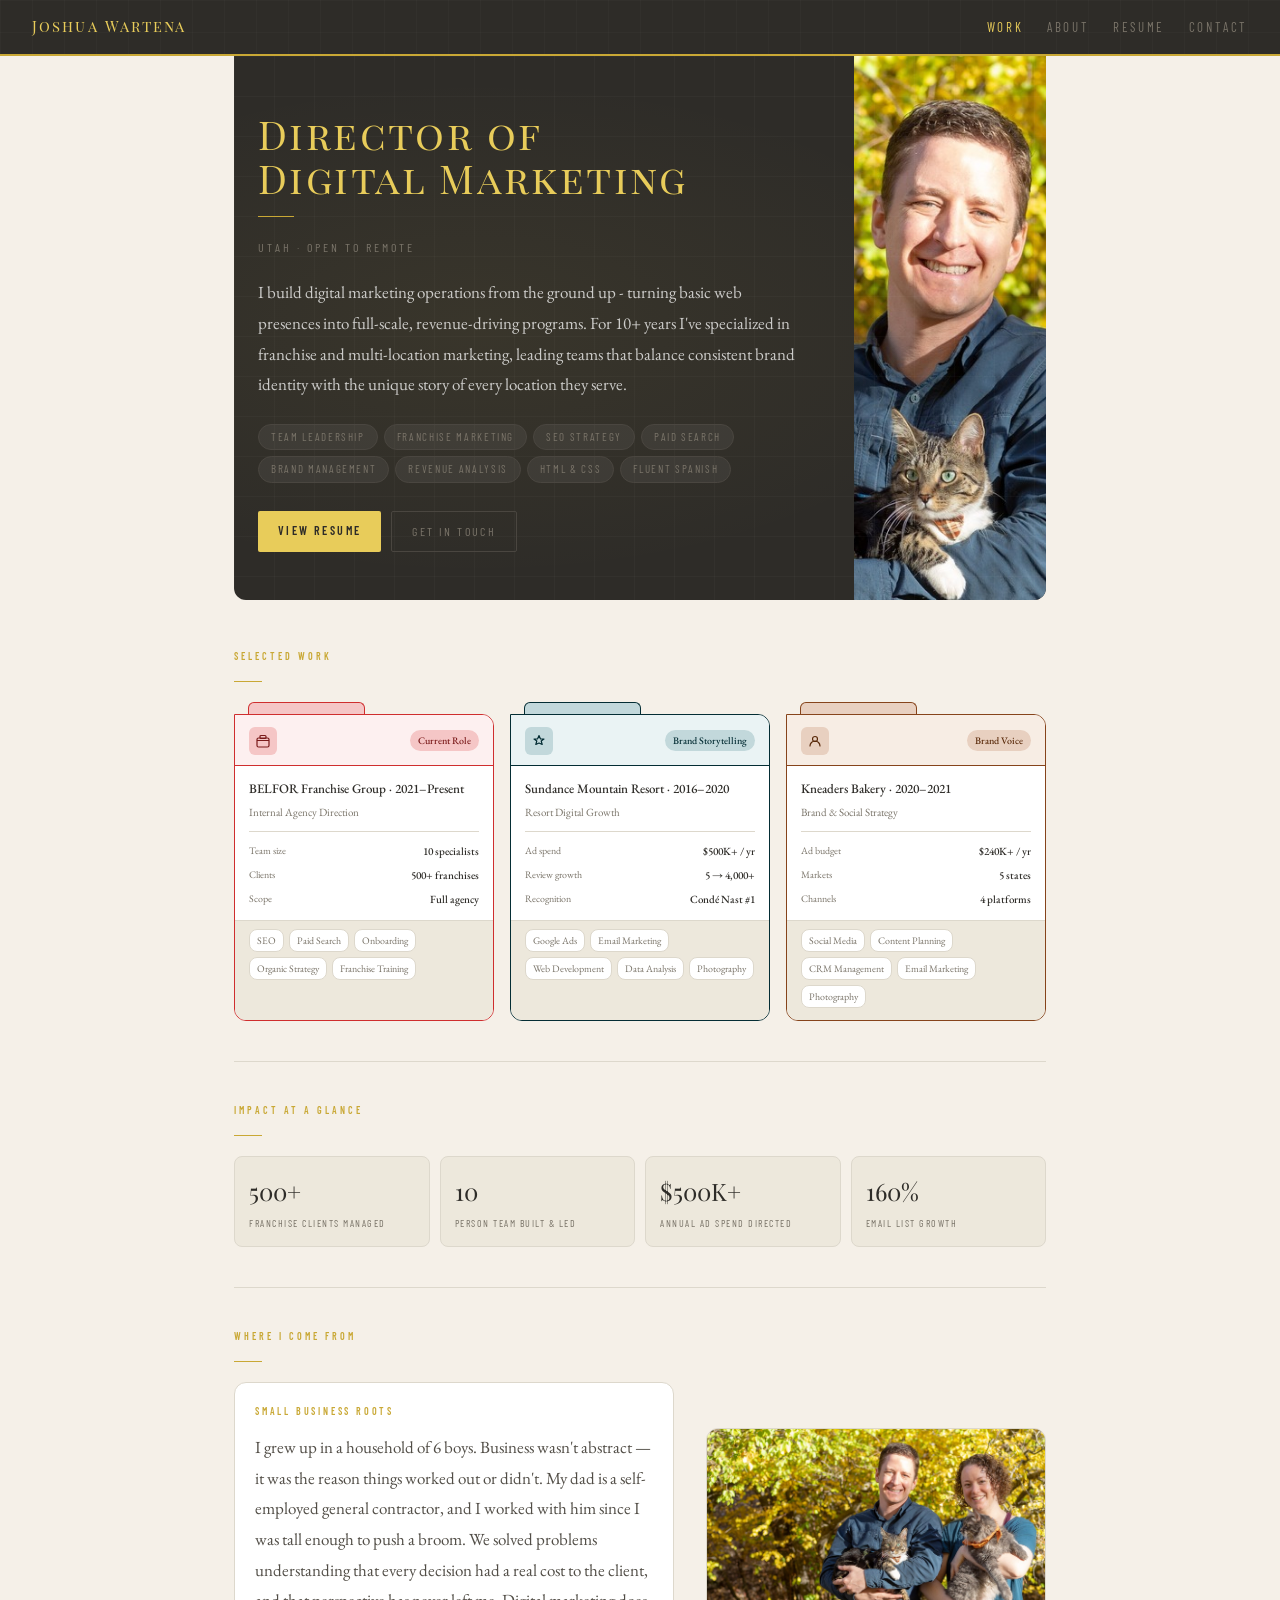
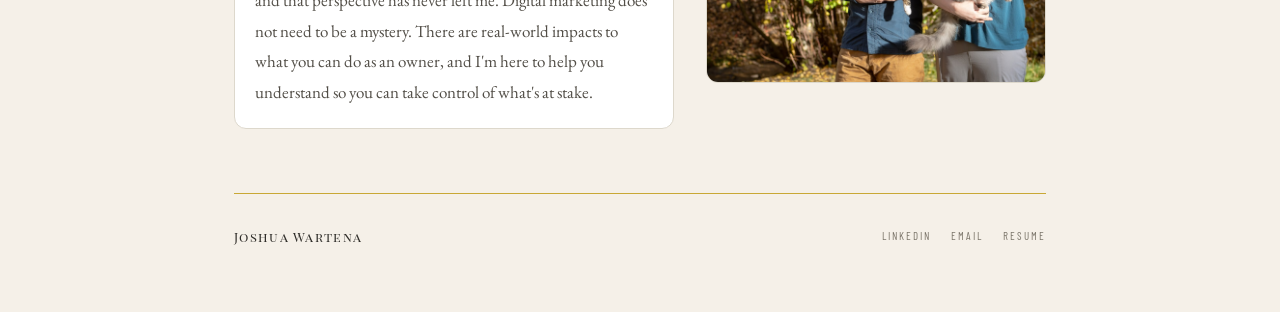
<file: index.html>
<!DOCTYPE html>
<html lang="en">
<head>
  <meta charset="UTF-8">
  <meta name="viewport" content="width=device-width, initial-scale=1.0">
  <meta name="description" content="Joshua Wartena — Director of Digital Marketing. Building digital marketing operations from the ground up.">
  <title>Joshua Wartena — Digital Marketing</title>
  <link rel="stylesheet" href="css/style.css">
  <style>
    /* Brand-colored folder overrides */
    .folder-tab.belfor   { background: #f5c6c6; border-color: #cf2e2e; }
    .folder-tab.sundance { background: #c2d8db; border-color: #042d34; }
    .folder-tab.kneaders { background: #e8d0c0; border-color: #86441b; }

    .folder-body.belfor   { border-color: #cf2e2e; }
    .folder-body.sundance { border-color: #042d34; }
    .folder-body.kneaders { border-color: #86441b; }

    .folder-header.belfor   { background: #fdf0f0; border-bottom-color: #cf2e2e; }
    .folder-header.sundance { background: #eaf3f4; border-bottom-color: #042d34; }
    .folder-header.kneaders { background: #f7ede4; border-bottom-color: #86441b; }

    .folder-icon.belfor   { background: #f5c6c6; }
    .folder-icon.sundance { background: #c2d8db; }
    .folder-icon.kneaders { background: #e8d0c0; }

    .folder-badge.belfor   { background: #f5c6c6; color: #7a1a1a; }
    .folder-badge.sundance { background: #c2d8db; color: #042d34; }
    .folder-badge.kneaders { background: #e8d0c0; color: #5a2a0a; }

    /* Fixed height so all three cards match the tallest */
    .folder-body { min-height: 300px; display: flex; flex-direction: column; }
    .folder-meta { flex: 1; }
    .folder-footer { min-height: 100px; height: 100px; align-items: flex-start; align-content: flex-start; overflow: hidden; }

    /* Hero with headshot */
    .hero-layout { display: flex; align-items: stretch; gap: 2rem; }
    .hero-content { flex: 1; min-width: 0; }
    .hero-headshot { width: 200px; flex-shrink: 0; border-radius: 0 0 var(--radius-lg) 0; overflow: hidden; margin: -3.5rem -2rem -3rem 0; }
    .hero-headshot img { width: 100%; height: 100%; object-fit: cover; object-position: 65% top; display: block; }
    @media (max-width: 640px) {
      .hero-layout { flex-direction: column; }
      .hero-headshot { width: calc(100% + 3rem); height: 240px; border-radius: 0 0 var(--radius-lg) var(--radius-lg); margin: 1.5rem -1.5rem -3rem; }
    }

    /* Roots section */
    .roots-grid { display: grid; grid-template-columns: minmax(0,1fr) 340px; gap: 2rem; align-items: center; }
    @media (max-width: 640px) { .roots-grid { grid-template-columns: 1fr; } }
    .roots-photo { width: 100%; aspect-ratio: 4/3; object-fit: cover; border-radius: var(--radius-lg); border: 1px solid var(--border); display: block; }
  </style>
</head>
<body>

  <nav>
    <a href="index.html" class="nav-name">Joshua Wartena</a>
    <div class="nav-links">
      <a href="index.html" class="active">Work</a>
      <a href="about.html">About</a>
      <a href="resume.html">Resume</a>
      <a href="contact.html">Contact</a>
    </div>
  </nav>

  <div class="page">

    <div class="hero">
      <div class="hero-layout">
        <div class="hero-content">
          <div class="hero-name">Director of<br>Digital Marketing</div>
          <div class="hero-name-rule"></div>
          <div class="hero-sub">Utah · Open to remote</div>
          <div class="hero-bio">I build digital marketing operations from the ground up - turning basic web presences into full-scale, revenue-driving programs. For 10+ years I've specialized in franchise and multi-location marketing, leading teams that balance consistent brand identity with the unique story of every location they serve.</div>
          <div class="hero-pills">
            <span class="hero-pill">Team leadership</span>
            <span class="hero-pill">Franchise marketing</span>
            <span class="hero-pill">SEO strategy</span>
            <span class="hero-pill">Paid search</span>
            <span class="hero-pill">Brand management</span>
            <span class="hero-pill">Revenue analysis</span>
            <span class="hero-pill">HTML &amp; CSS</span>
            <span class="hero-pill">Fluent Spanish</span>
          </div>
          <div class="hero-cta">
            <a href="resume.html" class="btn-primary">View resume</a>
            <a href="contact.html" class="btn-ghost">Get in touch</a>
          </div>
        </div>
        <div class="hero-headshot">
          <img src="img/headshot.jpg" alt="Joshua Wartena">
        </div>
      </div>
    </div>

    <div class="section">
      <div class="section-label">Selected work</div>
      <div class="accent-bar"></div>

      <div class="folder-grid">

        <a href="work/belfor.html" class="folder-card">
          <div class="folder-tab belfor"></div>
          <div class="folder-body belfor">
            <div class="folder-header belfor">
              <div class="folder-icon belfor">
                <svg viewBox="0 0 14 14" fill="none" xmlns="http://www.w3.org/2000/svg">
                  <rect x="1" y="4" width="12" height="9" rx="1.5" stroke="#7a1a1a" stroke-width="1.2"/>
                  <path d="M1 6.5h12" stroke="#7a1a1a" stroke-width="1.2"/>
                  <rect x="4" y="1.5" width="6" height="3" rx="1" stroke="#7a1a1a" stroke-width="1.2"/>
                </svg>
              </div>
              <span class="folder-badge belfor">Current Role</span>
            </div>
            <div class="folder-meta">
              <div class="folder-title">BELFOR Franchise Group · 2021–Present</div>
              <div class="folder-company">Internal Agency Direction</div>
              <div class="folder-rows">
                <div class="folder-row"><span class="folder-row-label">Team size</span><span class="folder-row-val">10 specialists</span></div>
                <div class="folder-row"><span class="folder-row-label">Clients</span><span class="folder-row-val">500+ franchises</span></div>
                <div class="folder-row"><span class="folder-row-label">Scope</span><span class="folder-row-val">Full agency</span></div>
              </div>
            </div>
            <div class="folder-footer">
              <span class="ftag">SEO</span>
              <span class="ftag">Paid Search</span>
              <span class="ftag">Onboarding</span>
              <span class="ftag">Organic Strategy</span>
              <span class="ftag">Franchise Training</span>
            </div>
          </div>
        </a>

        <a href="work/sundance.html" class="folder-card">
          <div class="folder-tab sundance"></div>
          <div class="folder-body sundance">
            <div class="folder-header sundance">
              <div class="folder-icon sundance">
                <svg viewBox="0 0 14 14" fill="none" xmlns="http://www.w3.org/2000/svg">
                  <path d="M7 1.5L8.5 5h3.5l-2.8 2 1 3.5L7 9l-3.2 1.5 1-3.5L2 5h3.5L7 1.5z" stroke="#042d34" stroke-width="1.2" stroke-linejoin="round"/>
                </svg>
              </div>
              <span class="folder-badge sundance">Brand Storytelling</span>
            </div>
            <div class="folder-meta">
              <div class="folder-title">Sundance Mountain Resort · 2016–2020</div>
              <div class="folder-company">Resort Digital Growth</div>
              <div class="folder-rows">
                <div class="folder-row"><span class="folder-row-label">Ad spend</span><span class="folder-row-val">$500K+ / yr</span></div>
                <div class="folder-row"><span class="folder-row-label">Review growth</span><span class="folder-row-val">5 → 4,000+</span></div>
                <div class="folder-row"><span class="folder-row-label">Recognition</span><span class="folder-row-val">Condé Nast #1</span></div>
              </div>
            </div>
            <div class="folder-footer">
              <span class="ftag">Google Ads</span>
              <span class="ftag">Email Marketing</span>
              <span class="ftag">Web Development</span>
              <span class="ftag">Data Analysis</span>
              <span class="ftag">Photography</span>
            </div>
          </div>
        </a>

        <a href="work/kneaders.html" class="folder-card">
          <div class="folder-tab kneaders"></div>
          <div class="folder-body kneaders">
            <div class="folder-header kneaders">
              <div class="folder-icon kneaders">
                <svg viewBox="0 0 14 14" fill="none" xmlns="http://www.w3.org/2000/svg">
                  <circle cx="7" cy="5" r="2.5" stroke="#5a2a0a" stroke-width="1.2"/>
                  <path d="M2 12c0-2.76 2.24-5 5-5s5 2.24 5 5" stroke="#5a2a0a" stroke-width="1.2" stroke-linecap="round"/>
                </svg>
              </div>
              <span class="folder-badge kneaders">Brand Voice</span>
            </div>
            <div class="folder-meta">
              <div class="folder-title">Kneaders Bakery · 2020–2021</div>
              <div class="folder-company">Brand &amp; Social Strategy</div>
              <div class="folder-rows">
                <div class="folder-row"><span class="folder-row-label">Ad budget</span><span class="folder-row-val">$240K+ / yr</span></div>
                <div class="folder-row"><span class="folder-row-label">Markets</span><span class="folder-row-val">5 states</span></div>
                <div class="folder-row"><span class="folder-row-label">Channels</span><span class="folder-row-val">4 platforms</span></div>
              </div>
            </div>
            <div class="folder-footer">
              <span class="ftag">Social Media</span>
              <span class="ftag">Content Planning</span>
              <span class="ftag">CRM Management</span>
              <span class="ftag">Email Marketing</span>
              <span class="ftag">Photography</span>
            </div>
          </div>
        </a>

      </div>
    </div>

    <div class="divider"></div>

    <div class="section-label">Impact at a glance</div>
    <div class="accent-bar"></div>
    <div class="stats-row">
      <div class="stat"><div class="stat-num">500+</div><div class="stat-label">Franchise clients managed</div></div>
      <div class="stat"><div class="stat-num">10</div><div class="stat-label">Person team built &amp; led</div></div>
      <div class="stat"><div class="stat-num">$500K+</div><div class="stat-label">Annual ad spend directed</div></div>
      <div class="stat"><div class="stat-num">160%</div><div class="stat-label">Email list growth</div></div>
    </div>

    <div class="divider"></div>

    <div class="section-label">Where I come from</div>
    <div class="accent-bar"></div>
    <div class="roots-grid">
      <div class="about-card">
        <div class="about-card-label">Small business roots</div>
        <div class="about-card-text">
          I grew up in a household of 6 boys. Business wasn't abstract — it was the reason things worked out or didn't. My dad is a self-employed general contractor, and I worked with him since I was tall enough to push a broom. We solved problems understanding that every decision had a real cost to the client, and that perspective has never left me. Digital marketing does not need to be a mystery. There are real-world impacts to what you can do as an owner, and I'm here to help you understand so you can take control of what's at stake.
        </div>
      </div>
      <img src="img/couple.jpg" alt="Joshua and his wife" class="roots-photo">
    </div>

    <footer>
      <span class="footer-name">Joshua Wartena</span>
      <div class="footer-links">
        <a href="https://www.linkedin.com/in/josh-wartena-140027227" target="_blank">LinkedIn</a>
        <a href="mailto:Joshua.wartena@gmail.com">Email</a>
        <a href="img/joshua_wartena_resume.pdf" target="_blank">Resume</a>
      </div>
    </footer>

  </div>

</body>
</html>
</file>
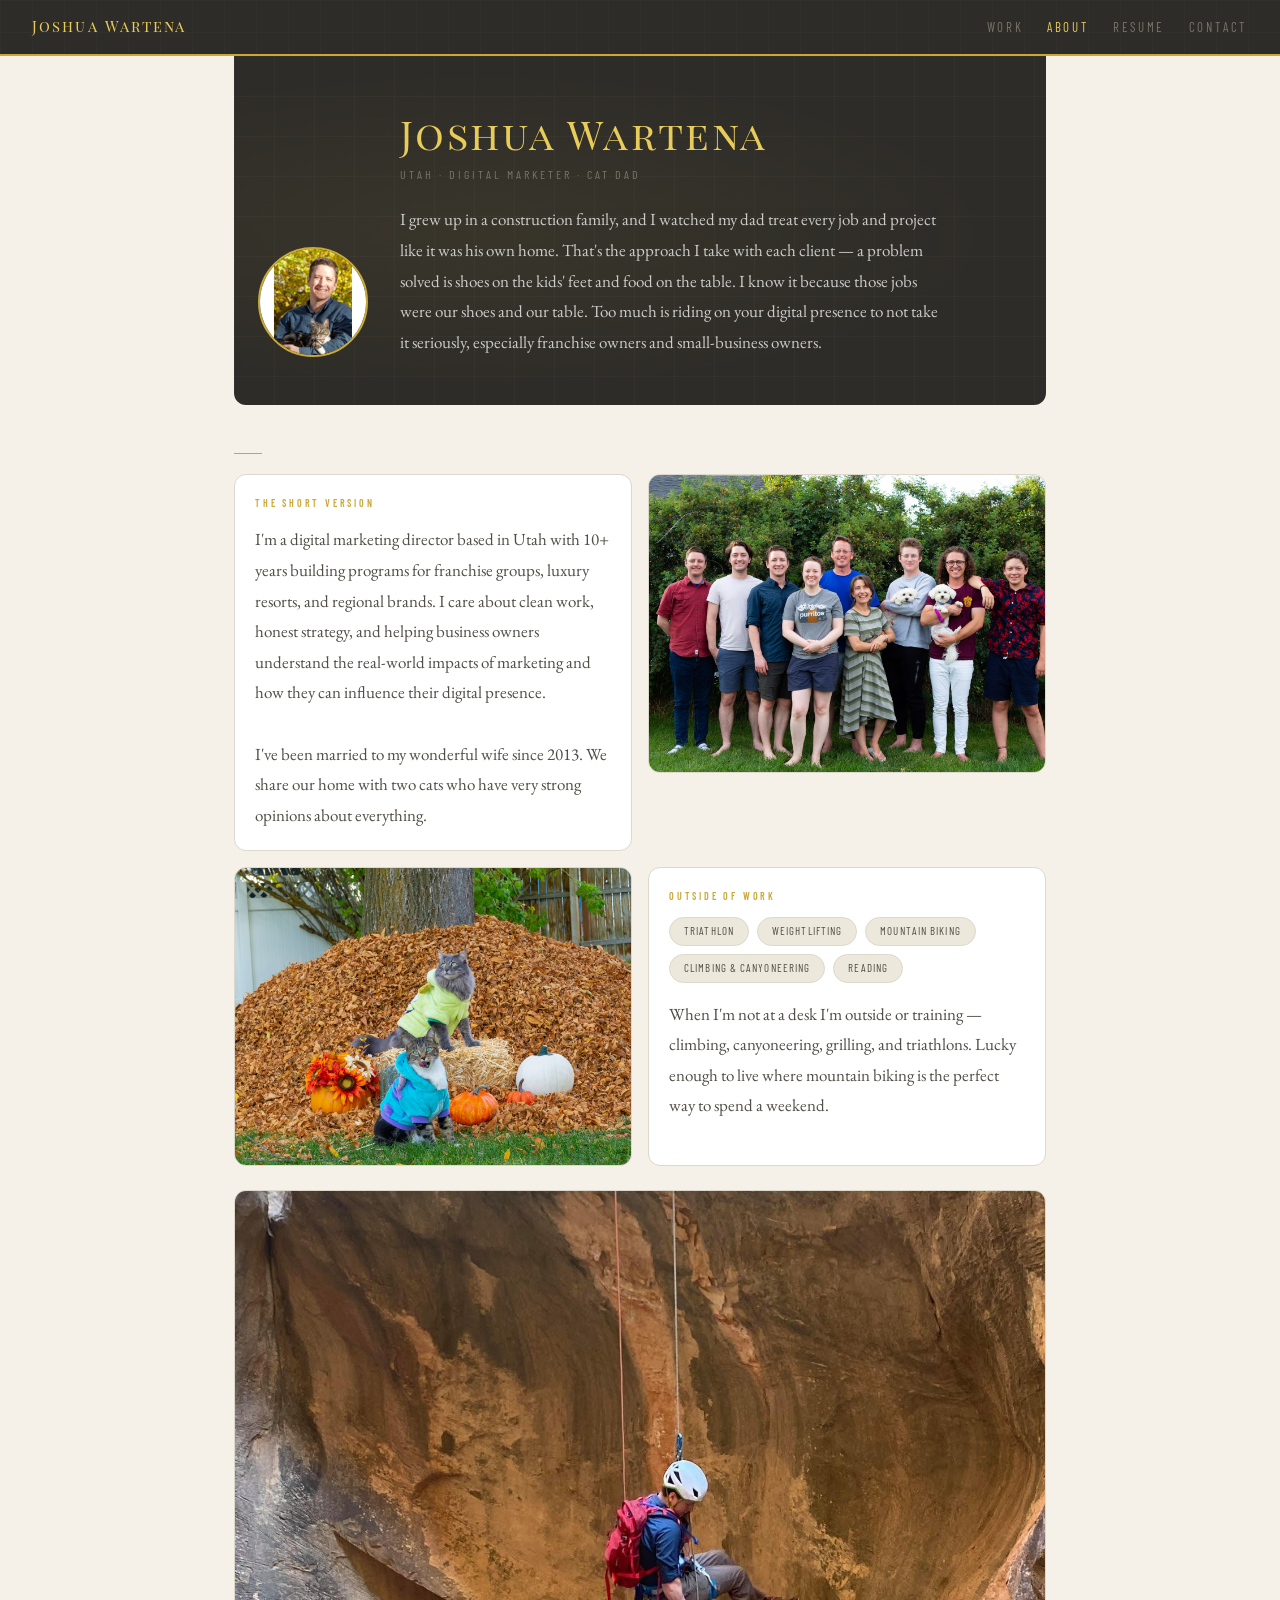
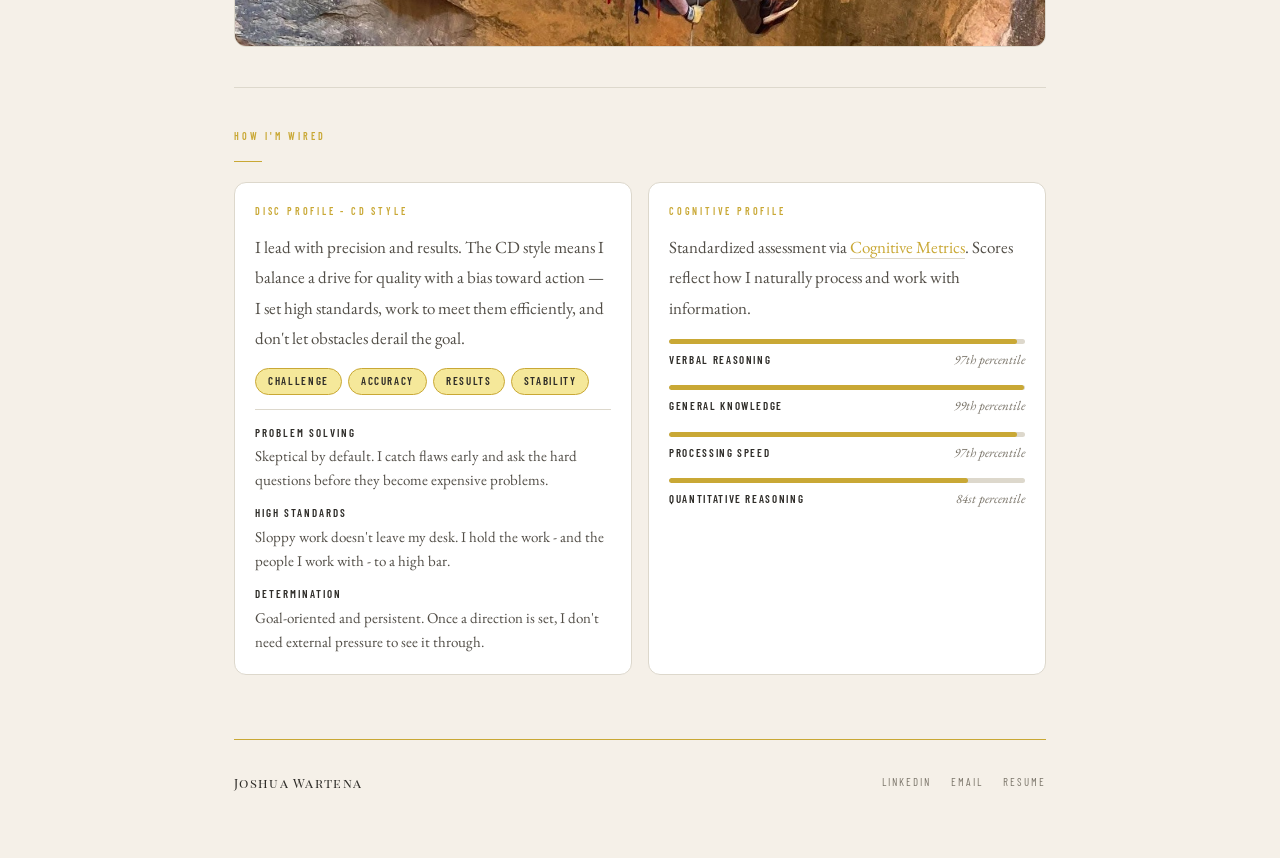
<file: about.html>
<!DOCTYPE html>
<html lang="en">
<head>
  <meta charset="UTF-8">
  <meta name="viewport" content="width=device-width, initial-scale=1.0">
  <meta name="description" content="About Joshua Wartena — digital marketing director, Utah.">
  <title>About — Joshua Wartena</title>
  <link rel="stylesheet" href="css/style.css">
  <style>
    .about-photo-full {
      width: 100%;
      aspect-ratio: 4/3;
      object-fit: cover;
      border-radius: var(--radius-lg);
      border: 1px solid var(--border);
      display: block;
    }
    .about-wide-photo {
      width: 100%;
      aspect-ratio: 16/9;
      object-fit: cover;
      border-radius: var(--radius-lg);
      border: 1px solid var(--border);
      display: block;
      margin-top: 1.5rem;
      object-position: center 30%;
    }

    /* HOW I'M WIRED */
    .profile-grid {
      display: grid;
      grid-template-columns: 1fr 1fr;
      gap: 16px;
    }
    @media (max-width: 640px) { .profile-grid { grid-template-columns: 1fr; } }

    .profile-priorities {
      display: flex;
      flex-wrap: wrap;
      gap: 6px;
      margin: 14px 0;
    }

    .priority-tag {
      font-family: 'Barlow Condensed', sans-serif;
      font-size: 11px;
      font-weight: 600;
      letter-spacing: 0.15em;
      text-transform: uppercase;
      color: var(--iron);
      background: var(--gold-pale, #F5E89A);
      border: 1px solid var(--gold-deep, #C9A835);
      border-radius: 99px;
      padding: 3px 12px;
    }

    .profile-traits {
      display: flex;
      flex-direction: column;
      gap: 12px;
      border-top: 1px solid var(--border);
      padding-top: 14px;
      margin-top: 4px;
    }

    .profile-trait { display: flex; flex-direction: column; gap: 2px; }

    .trait-label {
      font-family: 'Barlow Condensed', sans-serif;
      font-size: 11px;
      font-weight: 600;
      letter-spacing: 0.18em;
      text-transform: uppercase;
      color: var(--text);
    }

    .trait-desc {
      font-family: 'EB Garamond', serif;
      font-size: 15px;
      color: var(--subtle);
      line-height: 1.6;
    }

    /* COGNITIVE BARS */
    .cog-stats {
      display: flex;
      flex-direction: column;
      gap: 14px;
      margin-top: 16px;
    }

    .cog-stat { display: flex; flex-direction: column; gap: 5px; }

    .cog-bar-wrap {
      width: 100%;
      height: 5px;
      background: var(--border);
      border-radius: 99px;
      overflow: hidden;
    }

    .cog-bar {
      height: 100%;
      background: var(--gold-deep, #C9A835);
      border-radius: 99px;
    }

    .cog-meta {
      display: flex;
      justify-content: space-between;
      align-items: baseline;
    }

    .cog-label {
      font-family: 'Barlow Condensed', sans-serif;
      font-size: 11px;
      font-weight: 600;
      letter-spacing: 0.15em;
      text-transform: uppercase;
      color: var(--text);
    }

    .cog-pct {
      font-family: 'EB Garamond', serif;
      font-style: italic;
      font-size: 13px;
      color: var(--muted);
    }
  </style>
</head>
<body>

  <nav>
    <a href="index.html" class="nav-name">Joshua Wartena</a>
    <div class="nav-links">
      <a href="index.html">Work</a>
      <a href="about.html" class="active">About</a>
      <a href="resume.html">Resume</a>
      <a href="contact.html">Contact</a>
    </div>
  </nav>

  <div class="page">

    <div class="hero">
      <div class="hero-inner">
        <img src="img/headshot.jpg" alt="Joshua Wartena" class="hero-photo">
        <div class="hero-text">
          <div class="hero-name">Joshua Wartena</div>
          <div class="hero-sub">Utah · Digital marketer · Cat dad</div>
          <div class="hero-bio">I grew up in a construction family, and I watched my dad treat every job and project like it was his own home. That's the approach I take with each client — a problem solved is shoes on the kids' feet and food on the table. I know it because those jobs were our shoes and our table. Too much is riding on your digital presence to not take it seriously, especially franchise owners and small-business owners.</div>
        </div>
      </div>
    </div>

    <div class="section">      
      <div class="accent-bar"></div>

      <div class="about-grid">

        <div class="about-card">
          <div class="about-card-label">The short version</div>
          <div class="about-card-text">
            I'm a digital marketing director based in Utah with 10+ years building programs for franchise groups, luxury resorts, and regional brands. I care about clean work, honest strategy, and helping business owners understand the real-world impacts of marketing and how they can influence their digital presence.
            <br><br>
            I've been married to my wonderful wife since 2013. We share our home with two cats who have very strong opinions about everything.
          </div>
        </div>

        <img src="img/family.jpg" alt="The Wartena family" class="about-photo-full">

        <img src="img/cats.jpg" alt="The cats, dressed for the occasion" class="about-photo-full">

        <div class="about-card">
          <div class="about-card-label">Outside of work</div>
          <div class="hobby-list">
            <span class="hobby-tag">Triathlon</span>
            <span class="hobby-tag">Weightlifting</span>
            <span class="hobby-tag">Mountain biking</span>
            <span class="hobby-tag">Climbing &amp; canyoneering</span>
            <span class="hobby-tag">Reading</span>
          </div>
          <div class="about-card-text" style="margin-top: 1rem;">
            When I'm not at a desk I'm outside or training — climbing, canyoneering, grilling, and triathlons. Lucky enough to live where mountain biking is the perfect way to spend a weekend.
          </div>
        </div>

      </div>

      <img src="img/canyoneering.jpg" alt="Canyoneering in Utah" class="about-wide-photo">

    </div>

    <div class="divider"></div>

    <div class="section-label">How I'm wired</div>
    <div class="accent-bar"></div>

    <div class="profile-grid">

      <div class="about-card">
        <div class="about-card-label">DiSC Profile - CD Style</div>
        <div class="about-card-text">
          I lead with precision and results. The CD style means I balance a drive for quality with a bias toward action — I set high standards, work to meet them efficiently, and don't let obstacles derail the goal.
        </div>
        <div class="profile-priorities">
          <span class="priority-tag">Challenge</span>
          <span class="priority-tag">Accuracy</span>
          <span class="priority-tag">Results</span>
          <span class="priority-tag">Stability</span>
        </div>
        <div class="profile-traits">
          <div class="profile-trait">
            <span class="trait-label">Problem solving</span>
            <span class="trait-desc">Skeptical by default. I catch flaws early and ask the hard questions before they become expensive problems.</span>
          </div>
          <div class="profile-trait">
            <span class="trait-label">High standards</span>
            <span class="trait-desc">Sloppy work doesn't leave my desk. I hold the work - and the people I work with - to a high bar.</span>
          </div>
          <div class="profile-trait">
            <span class="trait-label">Determination</span>
            <span class="trait-desc">Goal-oriented and persistent. Once a direction is set, I don't need external pressure to see it through.</span>
          </div>
        </div>
      </div>

      <div class="about-card">
        <div class="about-card-label">Cognitive Profile</div>
        <div class="about-card-text">
          Standardized assessment via <a href="https://cognitivemetrics.com/dashboard/share/bqtow7TUoW" target="_blank" rel="noopener" style="color: var(--gold-deep); border-bottom: 1px solid var(--border);">Cognitive Metrics</a>. Scores reflect how I naturally process and work with information.
        </div>
        <div class="cog-stats">
          <div class="cog-stat">
            <div class="cog-bar-wrap">
              <div class="cog-bar" style="width: 97.7%"></div>
            </div>
            <div class="cog-meta">
              <span class="cog-label">Verbal Reasoning</span>
              <span class="cog-pct">97th percentile</span>
            </div>
          </div>
          <div class="cog-stat">
            <div class="cog-bar-wrap">
              <div class="cog-bar" style="width: 99.6%"></div>
            </div>
            <div class="cog-meta">
              <span class="cog-label">General Knowledge</span>
              <span class="cog-pct">99th percentile</span>
            </div>
          </div>
          <div class="cog-stat">
            <div class="cog-bar-wrap">
              <div class="cog-bar" style="width: 97.7%"></div>
            </div>
            <div class="cog-meta">
              <span class="cog-label">Processing Speed</span>
              <span class="cog-pct">97th percentile</span>
            </div>
          </div>
          <div class="cog-stat">
            <div class="cog-bar-wrap">
              <div class="cog-bar" style="width: 84.1%"></div>
            </div>
            <div class="cog-meta">
              <span class="cog-label">Quantitative Reasoning</span>
              <span class="cog-pct">84st percentile</span>
            </div>
          </div>
        </div>
      </div>

    </div>

    <footer>
      <span class="footer-name">Joshua Wartena</span>
      <div class="footer-links">
        <a href="https://www.linkedin.com/in/josh-wartena-140027227" target="_blank">LinkedIn</a>
        <a href="mailto:Joshua.wartena@gmail.com">Email</a>
        <a href="img/joshua_wartena_resume.pdf" target="_blank">Resume</a>
      </div>
    </footer>

  </div>

</body>
</html>
</file>
<file: css/style.css>
@import url('https://fonts.googleapis.com/css2?family=Playfair+Display:ital,wght@0,400;0,500;0,700;1,400&family=Playfair+Display+SC:wght@400;700&family=EB+Garamond:ital,wght@0,400;0,500;0,600;1,400;1,500&family=Barlow+Condensed:wght@300;400;600&display=swap');

*, *::before, *::after { box-sizing: border-box; margin: 0; padding: 0; }

:root {
  /* ── Castwing shared tokens ── */
  --iron:        #2E2C28;
  --iron-mid:    #3F3C36;
  --iron-warm:   #524E47;
  --iron-light:  #7A7469;
  --iron-rule:   #4A4640;
  --gold:        #E8CC5A;
  --gold-deep:   #C9A835;
  --gold-pale:   #F5E89A;

  /* ── Personal site palette (unchanged) ── */
  --black:       #2E2C28;   /* now Forge Iron instead of pure black */
  --white:       #ffffff;
  --bg:          #F5F0E8;   /* warm newsprint instead of cool gray */
  --surface:     #EDE8DC;
  --border:      #DDD8CC;
  --text:        #2E2C28;
  --muted:       #7A7469;
  --subtle:      #524E47;
  --radius-sm:   6px;
  --radius-md:   8px;
  --radius-lg:   12px;

  /* ── Portfolio brand colors (untouched) ── */
  --teal-light:  #E1F5EE;
  --teal-mid:    #9FE1CB;
  --teal-dark:   #085041;
  --amber-light: #FAEEDA;
  --amber-mid:   #FAC775;
  --amber-dark:  #633806;
  --purple-light:#EEEDFE;
  --purple-mid:  #CECBF6;
  --purple-dark: #3C3489;
}

html { font-size: 16px; }

body {
  font-family: 'EB Garamond', Georgia, serif;
  background: var(--bg);
  color: var(--text);
  line-height: 1.7;
}

a { color: inherit; text-decoration: none; }

/* ─────────────────────────────
   NAV — Forge Iron + gold accent
───────────────────────────── */
nav {
  background: var(--iron);
  height: 56px;
  display: flex;
  align-items: center;
  justify-content: space-between;
  padding: 0 2rem;
  position: sticky;
  top: 0;
  z-index: 100;
  border-bottom: 2px solid var(--gold-deep);
  /* subtle grid texture */
  background-image:
    linear-gradient(rgba(255,255,255,0.018) 1px, transparent 1px),
    linear-gradient(90deg, rgba(255,255,255,0.018) 1px, transparent 1px);
  background-size: 32px 32px;
}

.nav-name {
  font-family: 'Playfair Display SC', serif;
  font-size: 15px;
  font-weight: 400;
  letter-spacing: 0.14em;
  color: var(--gold);
}

.nav-links { display: flex; gap: 24px; }

.nav-links a {
  font-family: 'Barlow Condensed', sans-serif;
  font-size: 13px;
  font-weight: 400;
  letter-spacing: 0.2em;
  text-transform: uppercase;
  color: var(--iron-light);
  transition: color 0.15s;
}

.nav-links a:hover,
.nav-links a.active { color: var(--gold); }

/* ─────────────────────────────
   PAGE WRAPPER
───────────────────────────── */
.page { max-width: 860px; margin: 0 auto; padding: 0 1.5rem 4rem; }

/* ─────────────────────────────
   HERO — iron field + grid texture
───────────────────────────── */
.hero {
  background: var(--iron);
  margin: 0 -1.5rem;
  padding: 3.5rem 1.5rem 3rem;
  position: relative;
  overflow: hidden;
}

/* graph paper grid texture */
.hero::before {
  content: '';
  position: absolute;
  inset: 0;
  background-image:
    linear-gradient(rgba(255,255,255,0.022) 1px, transparent 1px),
    linear-gradient(90deg, rgba(255,255,255,0.022) 1px, transparent 1px);
  background-size: 40px 40px;
  pointer-events: none;
}

/* subtle radial warmth */
.hero::after {
  content: '';
  position: absolute;
  inset: 0;
  background: radial-gradient(ellipse at 30% 50%, rgba(232,204,90,0.06) 0%, transparent 65%);
  pointer-events: none;
}

@media (min-width: 860px) {
  .hero { margin: 0; border-radius: 0 0 var(--radius-lg) var(--radius-lg); }
}

.hero-name {
  font-family: 'Playfair Display SC', serif;
  font-size: 40px;
  font-weight: 400;
  color: var(--gold);
  letter-spacing: 0.06em;
  line-height: 1.1;
  position: relative;
  z-index: 1;
}

.hero-sub {
  font-family: 'Barlow Condensed', sans-serif;
  font-size: 12px;
  font-weight: 400;
  color: var(--iron-light);
  margin-top: 8px;
  letter-spacing: 0.25em;
  text-transform: uppercase;
  position: relative;
  z-index: 1;
}

/* thin gold rule under name — Castwing signature detail */
.hero-name-rule {
  width: 36px;
  height: 1px;
  background: var(--gold-deep);
  margin: 16px 0 20px;
  position: relative;
  z-index: 1;
}

.hero-bio {
  font-family: 'EB Garamond', serif;
  font-size: 17px;
  color: var(--white);
  opacity: 0.75;
  margin-top: 1.25rem;
  max-width: 540px;
  line-height: 1.8;
  position: relative;
  z-index: 1;
}

.hero-pills { display: flex; flex-wrap: wrap; gap: 6px; margin-top: 1.5rem; position: relative; z-index: 1; }

.hero-pill {
  font-family: 'Barlow Condensed', sans-serif;
  font-size: 11px;
  font-weight: 400;
  letter-spacing: 0.15em;
  text-transform: uppercase;
  color: var(--iron-light);
  background: rgba(255,255,255,0.06);
  border: 1px solid var(--iron-rule);
  border-radius: 99px;
  padding: 3px 12px;
}

.hero-cta { display: flex; gap: 10px; margin-top: 1.75rem; flex-wrap: wrap; position: relative; z-index: 1; }

.btn-primary {
  font-family: 'Barlow Condensed', sans-serif;
  font-size: 12px;
  font-weight: 600;
  letter-spacing: 0.2em;
  text-transform: uppercase;
  color: var(--iron);
  background: var(--gold);
  border: none;
  border-radius: 2px;
  padding: 9px 20px;
  cursor: pointer;
  transition: background 0.2s ease;
}
.btn-primary:hover { background: var(--gold-pale); }

.btn-ghost {
  font-family: 'Barlow Condensed', sans-serif;
  font-size: 12px;
  font-weight: 400;
  letter-spacing: 0.2em;
  text-transform: uppercase;
  color: var(--iron-light);
  background: transparent;
  border: 1px solid var(--iron-rule);
  border-radius: 2px;
  padding: 9px 20px;
  cursor: pointer;
  transition: color 0.2s ease, border-color 0.2s ease;
}
.btn-ghost:hover { color: var(--gold); border-color: var(--gold-deep); }

/* ─────────────────────────────
   HERO WITH PHOTO (about page)
───────────────────────────── */
.hero-inner { display: flex; align-items: flex-end; gap: 2rem; flex-wrap: wrap; }
.hero-photo { width: 110px; height: 110px; border-radius: 50%; object-fit: cover; border: 2px solid var(--gold-deep); flex-shrink: 0; position: relative; z-index: 1; }
.hero-text { flex: 1; min-width: 220px; }

/* ─────────────────────────────
   SECTION
───────────────────────────── */
.section { margin-top: 3rem; }

.section-label {
  font-family: 'Barlow Condensed', sans-serif;
  font-size: 10px;
  font-weight: 600;
  letter-spacing: 0.3em;
  text-transform: uppercase;
  color: var(--gold-deep);
  margin-bottom: 1rem;
}

/* gold rule replaces black accent bar */
.accent-bar {
  width: 28px;
  height: 1px;
  background: var(--gold-deep);
  margin-bottom: 1.25rem;
}

.divider { border: none; border-top: 1px solid var(--border); margin: 2.5rem 0; }

/* ─────────────────────────────
   FOLDER CARDS (brand colors untouched)
───────────────────────────── */
.folder-grid { display: grid; grid-template-columns: repeat(3, minmax(0,1fr)); gap: 16px; }
@media (max-width: 640px) { .folder-grid { grid-template-columns: 1fr; } }

.folder-card { cursor: pointer; text-decoration: none; display: block; }
.folder-card:hover .folder-body { border-color: var(--muted); }

.folder-tab { height: 12px; width: 45%; margin-left: 14px; border-radius: 6px 6px 0 0; border: 1px solid var(--border); border-bottom: none; background: var(--surface); position: relative; z-index: 1; }
.folder-tab.teal   { background: var(--teal-light);   border-color: var(--teal-mid); }
.folder-tab.amber  { background: var(--amber-light);  border-color: var(--amber-mid); }
.folder-tab.purple { background: var(--purple-light); border-color: var(--purple-mid); }

.folder-body { border: 1px solid var(--border); border-radius: 0 var(--radius-lg) var(--radius-lg) var(--radius-lg); background: var(--white); overflow: hidden; transition: border-color 0.15s; }
.folder-body.teal   { border-color: var(--teal-mid); }
.folder-body.amber  { border-color: var(--amber-mid); }
.folder-body.purple { border-color: var(--purple-mid); }

.folder-header { padding: 12px 14px 10px; border-bottom: 1px solid var(--border); display: flex; justify-content: space-between; align-items: center; }
.folder-header.teal   { background: var(--teal-light);   border-bottom-color: var(--teal-mid); }
.folder-header.amber  { background: var(--amber-light);  border-bottom-color: var(--amber-mid); }
.folder-header.purple { background: var(--purple-light); border-bottom-color: var(--purple-mid); }

.folder-icon { width: 28px; height: 28px; border-radius: 6px; display: flex; align-items: center; justify-content: center; }
.folder-icon.teal   { background: var(--teal-mid); }
.folder-icon.amber  { background: var(--amber-mid); }
.folder-icon.purple { background: var(--purple-mid); }
.folder-icon svg { width: 14px; height: 14px; }

.folder-badge { font-size: 10px; font-weight: 500; padding: 2px 8px; border-radius: 99px; }
.folder-badge.teal   { background: var(--teal-mid);   color: var(--teal-dark); }
.folder-badge.amber  { background: var(--amber-mid);  color: var(--amber-dark); }
.folder-badge.purple { background: var(--purple-mid); color: var(--purple-dark); }

.folder-meta { padding: 12px 14px; }
.folder-title { font-size: 13px; font-weight: 500; color: var(--text); margin-bottom: 3px; }
.folder-company { font-size: 11px; color: var(--muted); margin-bottom: 10px; }
.folder-rows { display: flex; flex-direction: column; gap: 5px; border-top: 1px solid var(--border); padding-top: 10px; }
.folder-row { display: flex; justify-content: space-between; }
.folder-row-label { font-size: 10px; color: var(--muted); }
.folder-row-val { font-size: 11px; font-weight: 500; color: var(--text); }

.folder-footer { padding: 8px 14px; border-top: 1px solid var(--border); display: flex; gap: 5px; flex-wrap: wrap; background: var(--surface); }
.ftag { font-size: 10px; color: var(--muted); background: var(--white); border: 1px solid var(--border); border-radius: var(--radius-md); padding: 2px 7px; }

/* ─────────────────────────────
   STAT ROW
───────────────────────────── */
.stats-row { display: grid; grid-template-columns: repeat(4, minmax(0,1fr)); gap: 10px; }
@media (max-width: 580px) { .stats-row { grid-template-columns: repeat(2, 1fr); } }
.stat { background: var(--surface); border-radius: var(--radius-md); padding: 14px; border: 1px solid var(--border); }
.stat-num { font-family: 'Playfair Display', serif; font-size: 24px; font-weight: 400; color: var(--text); }
.stat-label { font-family: 'Barlow Condensed', sans-serif; font-size: 10px; letter-spacing: 0.15em; text-transform: uppercase; color: var(--muted); margin-top: 3px; }

/* ─────────────────────────────
   CASE STUDY
───────────────────────────── */
.cs-back { display: inline-flex; align-items: center; gap: 6px; font-family: 'Barlow Condensed', sans-serif; font-size: 11px; letter-spacing: 0.2em; text-transform: uppercase; color: var(--iron-light); margin-bottom: 1.25rem; position: relative; z-index: 1; transition: color 0.15s; }
.cs-back:hover { color: var(--gold); }

.cs-title { font-family: 'Playfair Display', serif; font-size: 30px; font-weight: 400; color: var(--white); letter-spacing: 0.02em; position: relative; z-index: 1; }
.cs-meta { font-family: 'Barlow Condensed', sans-serif; font-size: 11px; letter-spacing: 0.2em; text-transform: uppercase; color: var(--iron-light); margin-top: 6px; position: relative; z-index: 1; }

.cs-pills { display: flex; flex-wrap: wrap; gap: 6px; margin-top: 1.25rem; position: relative; z-index: 1; }
.cs-pill { font-family: 'Barlow Condensed', sans-serif; font-size: 10px; letter-spacing: 0.15em; text-transform: uppercase; color: var(--iron-light); background: rgba(255,255,255,0.06); border: 1px solid var(--iron-rule); border-radius: 99px; padding: 3px 10px; }

.cs-grid { display: grid; grid-template-columns: minmax(0,1fr) 200px; gap: 2.5rem; }
@media (max-width: 640px) { .cs-grid { grid-template-columns: 1fr; } }

.cs-section { margin-bottom: 2rem; }
.cs-section:last-child { margin-bottom: 0; }
.cs-section-label { font-family: 'Barlow Condensed', sans-serif; font-size: 10px; letter-spacing: 0.28em; text-transform: uppercase; color: var(--gold-deep); font-weight: 600; margin-bottom: 0.75rem; }
.cs-text { font-family: 'EB Garamond', serif; font-size: 17px; color: var(--subtle); line-height: 1.8; }

.cs-stats { display: flex; flex-direction: column; gap: 10px; }
.cs-stat { background: var(--surface); border: 1px solid var(--border); border-radius: var(--radius-md); padding: 12px 14px; }
.cs-stat-num { font-family: 'Playfair Display', serif; font-size: 24px; font-weight: 400; color: var(--text); }
.cs-stat-label { font-family: 'Barlow Condensed', sans-serif; font-size: 10px; letter-spacing: 0.15em; text-transform: uppercase; color: var(--muted); margin-top: 2px; }

.media-placeholder { background: var(--surface); border: 1px solid var(--border); border-radius: var(--radius-md); height: 200px; display: flex; flex-direction: column; align-items: center; justify-content: center; gap: 6px; margin-bottom: 1.5rem; }
.media-placeholder span { font-family: 'Barlow Condensed', sans-serif; font-size: 10px; letter-spacing: 0.2em; text-transform: uppercase; color: var(--muted); }

.video-embed { width: 100%; aspect-ratio: 16/9; border-radius: var(--radius-md); border: 1px solid var(--border); margin-bottom: 1.5rem; overflow: hidden; }
.video-embed iframe { width: 100%; height: 100%; border: none; display: block; }

/* ─────────────────────────────
   ABOUT PAGE
───────────────────────────── */
.about-grid { display: grid; grid-template-columns: repeat(2, minmax(0,1fr)); gap: 16px; }
@media (max-width: 580px) { .about-grid { grid-template-columns: 1fr; } }

.about-photo { width: 100%; aspect-ratio: 4/3; object-fit: cover; border-radius: var(--radius-lg); border: 1px solid var(--border); }
.about-photo-placeholder { width: 100%; aspect-ratio: 4/3; background: var(--surface); border: 1px solid var(--border); border-radius: var(--radius-lg); display: flex; align-items: center; justify-content: center; }
.about-photo-placeholder span { font-family: 'Barlow Condensed', sans-serif; font-size: 10px; letter-spacing: 0.2em; text-transform: uppercase; color: var(--muted); }

.about-card { background: var(--white); border: 1px solid var(--border); border-radius: var(--radius-lg); padding: 1.25rem; }
.about-card-label { font-family: 'Barlow Condensed', sans-serif; font-size: 10px; letter-spacing: 0.28em; text-transform: uppercase; color: var(--gold-deep); font-weight: 600; margin-bottom: 0.75rem; }
.about-card-text { font-family: 'EB Garamond', serif; font-size: 17px; color: var(--subtle); line-height: 1.8; }

.hobby-list { display: flex; flex-wrap: wrap; gap: 8px; margin-top: 0.5rem; }
.hobby-tag { font-family: 'Barlow Condensed', sans-serif; font-size: 11px; letter-spacing: 0.1em; text-transform: uppercase; color: var(--iron-warm); background: var(--surface); border: 1px solid var(--border); border-radius: 99px; padding: 4px 14px; }

/* ─────────────────────────────
   FOOTER
───────────────────────────── */
footer {
  margin-top: 4rem;
  padding-top: 2rem;
  border-top: 1px solid var(--gold-deep);
  display: flex;
  justify-content: space-between;
  align-items: center;
  flex-wrap: wrap;
  gap: 1rem;
}

.footer-name {
  font-family: 'Playfair Display SC', serif;
  font-size: 13px;
  font-weight: 400;
  letter-spacing: 0.1em;
  color: var(--text);
}

.footer-links { display: flex; gap: 20px; }
.footer-links a { font-family: 'Barlow Condensed', sans-serif; font-size: 11px; letter-spacing: 0.18em; text-transform: uppercase; color: var(--muted); transition: color 0.15s; }
.footer-links a:hover { color: var(--gold-deep); }

/* ─────────────────────────────
   PRINT (unchanged)
───────────────────────────── */
@media print {
  nav, .resume-actions, footer { display: none !important; }
  body { background: white; }
  .page { padding: 0; }
  .resume-wrap { max-width: 100%; }
  .r-header { border-radius: 8px 8px 0 0; -webkit-print-color-adjust: exact; print-color-adjust: exact; }
  .r-body { border-radius: 0 0 8px 8px; }
  .r-job { page-break-inside: avoid; break-inside: avoid; }
  .r-section { page-break-inside: avoid; break-inside: avoid; }
  .r-stats { page-break-inside: avoid; break-inside: avoid; }
  .ec-card { page-break-inside: avoid; break-inside: avoid; }
  .ec-grid { page-break-inside: avoid; break-inside: avoid; }
  .section { page-break-inside: avoid; break-inside: avoid; }
}
</file>
